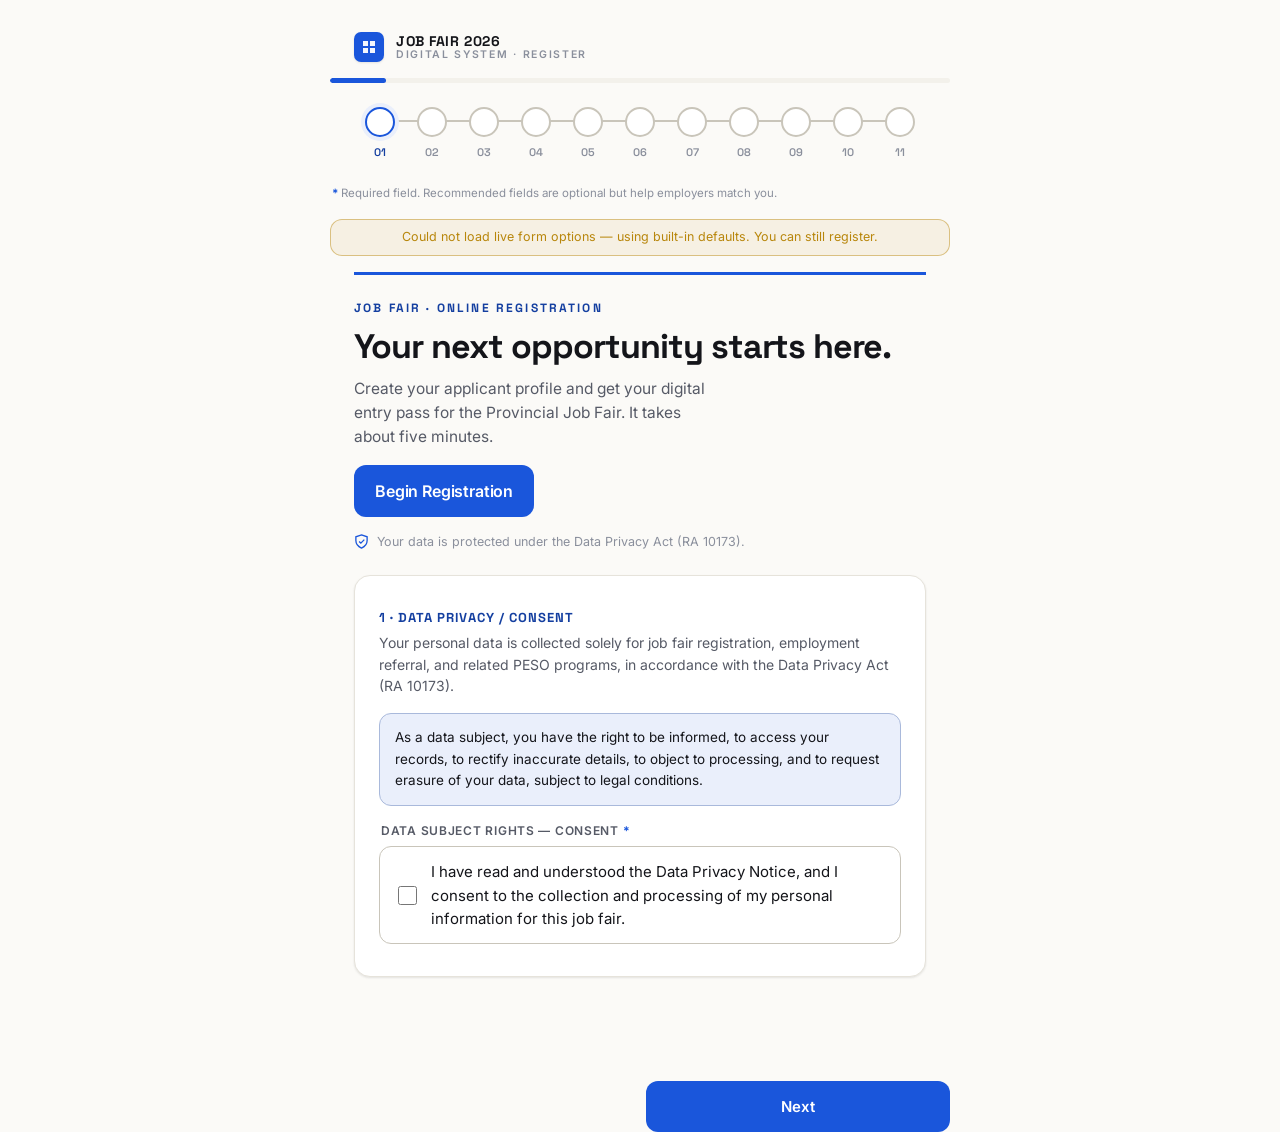
<file: index.html>
<!DOCTYPE html>
<html lang="en">
<head>
<meta charset="UTF-8">
<meta name="viewport" content="width=device-width, initial-scale=1">
<title>Job Fair 2026 — Jobseeker Registration</title>
<link rel="preconnect" href="https://fonts.googleapis.com">
<link rel="preconnect" href="https://fonts.gstatic.com" crossorigin>
<link href="https://fonts.googleapis.com/css2?family=Inter:wght@400;500;600;700&family=Space+Grotesk:wght@500;600;700&display=swap" rel="stylesheet">
<link rel="stylesheet" href="design-system.css">
<style>
  /* Page accent — REGISTER = BLUE */
  :root {
    --accent: #1A56DB;
    --accent-dark: #143FA0;
    --accent-soft: #EAEFFB;
    --accent-contrast: #FFFFFF;
  }

  /* Hero (step 1 only) */
  .hero {
    text-align: left; margin: 0 0 var(--s-5); padding-top: var(--s-2);
    border-top: 3px solid var(--accent); padding-top: var(--s-5);
  }
  .hero__eyebrow {
    font-family: var(--font-display); font-size: 12px; font-weight: 700;
    letter-spacing: 0.18em; text-transform: uppercase; color: var(--accent-dark);
    margin-bottom: var(--s-3);
  }
  .hero__title {
    font-size: 34px; line-height: 1.04; letter-spacing: -0.03em;
    margin-bottom: var(--s-3); color: var(--ink);
  }
  .hero__sub { font-size: 15.5px; color: var(--ink-soft); line-height: 1.55; margin-bottom: var(--s-4); max-width: 36ch; }
  .hero__cta { max-width: 320px; }
  .hero__note {
    display: flex; align-items: center; gap: 8px; margin-top: var(--s-4);
    font-size: 12.5px; color: var(--ink-faint); line-height: 1.45;
  }
  .hero__note svg { flex-shrink: 0; color: var(--accent); }

  /* Desktop stepper */
  .stepper { display: none; }
  @media (min-width: 768px) {
    .stepper {
      display: flex; align-items: center; gap: 0; margin: 0 auto var(--s-5);
      max-width: var(--maxw); padding: 0 var(--s-5); width: 100%;
    }
    .stepper .dot {
      flex: 1; display: flex; flex-direction: column; align-items: center; gap: 7px;
      font-family: var(--font-display); font-size: 11px; font-weight: 600;
      color: var(--ink-faint); position: relative;
    }
    .stepper .dot::before {
      content: ""; width: 26px; height: 26px; border-radius: 50%;
      background: var(--surface); border: 2px solid var(--line-strong);
      display: grid; place-items: center; font-size: 11px; color: var(--ink-faint);
      transition: all .2s ease; z-index: 1;
    }
    .stepper .dot::after {
      content: ""; position: absolute; top: 13px; left: 50%; width: 100%; height: 2px;
      background: var(--line-strong); z-index: 0;
    }
    .stepper .dot:last-child::after { display: none; }
    .stepper .dot.is-done::before { background: var(--accent); border-color: var(--accent); color: #fff; content: "✓"; }
    .stepper .dot.is-done::after { background: var(--accent); }
    .stepper .dot.is-current { color: var(--accent-dark); }
    .stepper .dot.is-current::before { border-color: var(--accent); color: var(--accent-dark); box-shadow: 0 0 0 4px var(--accent-soft); }
    .stepIndicator { display: none; }
  }

  .navBtns { display: flex; gap: 10px; max-width: var(--maxw); margin: var(--s-5) auto 0; }
  .navBtns button {
    flex: 1; font-family: var(--font-body); font-size: 15px; font-weight: 600;
    padding: 15px; border: none; border-radius: var(--r-md); cursor: pointer;
    transition: filter .15s ease, transform .1s ease; letter-spacing: -0.01em; min-height: var(--tap);
  }
  .navBtns button:active { transform: scale(.98); }
  .navBtns button:hover { filter: brightness(1.05); }
  #backBtn { background: var(--surface); color: var(--ink); border: 1px solid var(--line-strong) !important; }
  #nextBtn, #submitBtn { background: var(--accent); color: var(--accent-contrast); }
  .navBtns button[style*="flex:2"] { flex: 2; }

  .req-legend { font-size: 11.5px; color: var(--ink-faint); margin: 0 auto var(--s-4); max-width: var(--maxw); padding: 0 2px; }
  .req-legend b { color: var(--accent); }

  /* Honeypot — visually removed but present in the DOM so naive bots fill it */
  .hpField { position: absolute; left: -9999px; top: -9999px; width: 1px; height: 1px; overflow: hidden; }

  /* Live configuration notice (shown only when falling back / degraded) */
  .configNote {
    display: none; max-width: var(--maxw); margin: 0 auto var(--s-4);
    font-size: 12.5px; color: #b8860b; text-align: center; line-height: 1.5;
    padding: 8px 12px; border: 1px solid rgba(184,134,11,.45);
    border-radius: var(--r-md, 8px); background: rgba(184,134,11,.08);
  }
</style>
</head>
<body>

<div class="brandbar">
  <span class="brandbar__mark" aria-hidden="true">
    <svg width="16" height="16" viewBox="0 0 16 16"><path d="M2 2h5v5H2zM9 2h5v5H9zM2 9h5v5H2zM9 9h5v5H9z" fill="#fff" opacity=".95"/></svg>
  </span>
  <span class="brandbar__text">
    <span class="brandbar__title">Job Fair 2026</span>
    <span class="brandbar__sub">Digital System · Register</span>
  </span>
</div>

<header id="headerRow">
  <div class="stepIndicator">
    <span class="stepIndicator__count" id="pageIndicator">STEP 1 OF 11</span>
    <span class="stepIndicator__title" id="stepTitle"></span>
  </div>
  <div class="progressWrap" id="progressWrap"><div class="progressBar" id="progressBar"></div></div>
  <nav class="stepper" id="stepper" aria-label="Registration progress">
    <span class="dot">01</span><span class="dot">02</span><span class="dot">03</span><span class="dot">04</span><span class="dot">05</span><span class="dot">06</span><span class="dot">07</span><span class="dot">08</span><span class="dot">09</span><span class="dot">10</span><span class="dot">11</span>
  </nav>
  <p class="req-legend"><b>*</b> Required field. Recommended fields are optional but help employers match you.</p>
</header>

<p class="configNote" id="configNote" role="status" aria-live="polite"></p>

<main id="formShell" class="shell">
<form id="regForm" novalidate autocomplete="on">

  <div class="hpField" aria-hidden="true">
    <label for="website">Website</label>
    <input type="text" id="website" name="website" tabindex="-1" autocomplete="off">
  </div>

  <!-- 1 · DATA PRIVACY / CONSENT -->
  <section class="step active" id="step1">
    <div class="hero">
      <div class="hero__eyebrow">Job Fair · Online Registration</div>
      <h1 class="hero__title">Your next opportunity starts here.</h1>
      <p class="hero__sub">Create your applicant profile and get your digital entry pass for the Provincial Job Fair. It takes about five minutes.</p>
      <button type="button" class="btn btn--primary btn--lg hero__cta" onclick="document.getElementById('consentField').scrollIntoView({behavior:'smooth',block:'center'})">Begin Registration</button>
      <p class="hero__note">
        <svg width="15" height="15" viewBox="0 0 16 16" fill="none"><path d="M8 1l6 2v4c0 3.5-2.5 6.5-6 8-3.5-1.5-6-4.5-6-8V3l6-2z" stroke="currentColor" stroke-width="1.4"/><path d="M5.5 8l1.8 1.8L11 6" stroke="currentColor" stroke-width="1.4"/></svg>
        Your data is protected under the Data Privacy Act (RA 10173).
      </p>
    </div>
    <div class="card">
      <h3 class="sectionTitle">1 · Data Privacy / Consent</h3>
      <p class="sectionHint">Your personal data is collected solely for job fair registration, employment referral, and related PESO programs, in accordance with the Data Privacy Act (RA 10173).</p>
      <div class="hintBox">
        As a data subject, you have the right to be informed, to access your records, to rectify inaccurate details, to object to processing, and to request erasure of your data, subject to legal conditions.
      </div>
      <div class="field" id="consentField">
        <label class="fieldLabel req" for="privacyConsent">Data Subject Rights — Consent</label>
        <div class="optGroup">
          <label class="optRow" for="privacyConsent">
            <input type="checkbox" id="privacyConsent" name="privacyConsent">
            <span>I have read and understood the Data Privacy Notice, and I consent to the collection and processing of my personal information for this job fair.</span>
          </label>
        </div>
        <div class="fieldError" id="err-privacyConsent"></div>
      </div>
    </div>
  </section>

  <!-- 2 · INTERVIEW LOCATION -->
  <section class="step" id="step2">
    <div class="card">
      <h3 class="sectionTitle">2 · Interview Location</h3>
      <p class="sectionHint">Choose where you will attend your interview on the day of the job fair.</p>
      <div class="field">
        <label class="fieldLabel req" for="interviewLocation">Location for Interview:</label>
        <select class="inp" id="interviewLocation">
          <option value="" disabled selected>Select location...</option>
        </select>
        <div class="fieldError" id="err-interviewLocation"></div>
      </div>
    </div>
  </section>

  <!-- 3 · PERSONAL INFORMATION -->
  <section class="step" id="step3">
    <div class="card">
      <h3 class="sectionTitle">3 · Personal Information</h3>
      <p class="sectionHint">Enter your name exactly as it appears on your valid ID.</p>
      <div class="field">
        <label class="fieldLabel req" for="lastName">Last Name:</label>
        <input class="inp" type="text" id="lastName" autocomplete="family-name" maxlength="60">
        <div class="fieldError" id="err-lastName"></div>
      </div>
      <div class="field">
        <label class="fieldLabel req" for="firstName">First Name:</label>
        <input class="inp" type="text" id="firstName" autocomplete="given-name" maxlength="60">
        <div class="fieldError" id="err-firstName"></div>
      </div>
      <div class="field">
        <label class="fieldLabel" for="middleName">Middle Name:</label>
        <input class="inp" type="text" id="middleName" autocomplete="additional-name" maxlength="60">
      </div>
      <div class="field">
        <label class="fieldLabel req" for="birthdate">Birthdate:</label>
        <input class="inp" type="date" id="birthdate" autocomplete="bday">
        <div class="fieldError" id="err-birthdate"></div>
      </div>
      <div class="field">
        <label class="fieldLabel req" for="gender">Gender:</label>
        <select class="inp" id="gender">
          <option value="" disabled selected>Select gender...</option>
          <option value="Male">Male</option>
          <option value="Female">Female</option>
        </select>
        <div class="fieldError" id="err-gender"></div>
      </div>
      <div class="field">
        <label class="fieldLabel req" for="civilStatus">Civil Status:</label>
        <select class="inp" id="civilStatus">
          <option value="" disabled selected>Select civil status...</option>
          <option value="Single">Single</option>
          <option value="Married">Married</option>
          <option value="Widowed">Widowed</option>
          <option value="Separated">Separated</option>
          <option value="Annulled">Annulled</option>
        </select>
        <div class="fieldError" id="err-civilStatus"></div>
      </div>
    </div>
  </section>

  <!-- 4 · ADDRESS & CONTACT -->
  <section class="step" id="step4">
    <div class="card">
      <h3 class="sectionTitle">4 · Address</h3>
      <div class="field">
        <label class="fieldLabel req" for="barangay">Barangay:</label>
        <input class="inp" type="text" id="barangay" maxlength="80">
        <div class="fieldError" id="err-barangay"></div>
      </div>
      <div class="field">
        <label class="fieldLabel req" for="municipality">Municipality/City:</label>
        <input class="inp" type="text" id="municipality" maxlength="80">
        <div class="fieldError" id="err-municipality"></div>
      </div>
      <div class="field">
        <label class="fieldLabel req" for="province">Province:</label>
        <input class="inp" type="text" id="province" value="Cagayan" maxlength="80">
        <div class="fieldError" id="err-province"></div>
      </div>
    </div>
    <div class="card">
      <h3 class="sectionTitle">Contact Information</h3>
      <div class="field">
        <label class="fieldLabel req" for="contactNo">Contact No.:</label>
        <input class="inp" type="tel" id="contactNo" placeholder="09XXXXXXXXX" autocomplete="tel" inputmode="tel" maxlength="20">
        <div class="fieldError" id="err-contactNo"></div>
      </div>
      <div class="field">
        <label class="fieldLabel req" for="email">Email:</label>
        <input class="inp" type="email" id="email" placeholder="you@example.com" autocomplete="email" inputmode="email" maxlength="120">
        <div class="fieldError" id="err-email"></div>
      </div>
    </div>
  </section>

  <!-- 5 · EMPLOYMENT PREFERENCES -->
  <section class="step" id="step5">
    <div class="card">
      <h3 class="sectionTitle">5 · Jobseeker Classification &amp; Employment Preferences</h3>
      <div class="field">
        <span class="fieldLabel req">Are you a First-time Jobseeker?</span>
        <div class="optGroup" id="firstTimeGroup">
          <label class="optRow"><input type="radio" name="firstTime" value="Yes"><span>Yes</span></label>
          <label class="optRow"><input type="radio" name="firstTime" value="No"><span>No</span></label>
        </div>
        <div class="fieldError" id="err-firstTime"></div>
      </div>
      <div class="field">
        <span class="fieldLabel req">Employment Preference:</span>
        <div class="optGroup" id="empPrefGroup">
          <label class="optRow"><input type="checkbox" name="empPref" value="Local" id="prefLocal"><span>Local employment</span></label>
          <label class="optRow"><input type="checkbox" name="empPref" value="Overseas" id="prefOverseas"><span>Overseas employment</span></label>
        </div>
        <div class="fieldError" id="err-empPref"></div>
      </div>
      <div class="field condBlock" id="localPositionsBlock">
        <label class="fieldLabel" for="localPositions">Local Positions:<span class="recBadge" id="recLocal">Recommended</span></label>
        <input class="inp" type="text" id="localPositions" placeholder="e.g. Store Crew, Encoder, Driver" maxlength="150">
      </div>
      <div class="field condBlock" id="overseasBlock">
        <label class="fieldLabel" for="overseasOpportunities">Overseas Opportunities:<span class="recBadge" id="recOverseas">Recommended</span></label>
        <input class="inp" type="text" id="overseasOpportunities" placeholder="e.g. Factory Worker, Caregiver, Seafarer" maxlength="150">
      </div>
      <div class="field">
        <span class="fieldLabel">Returning OFW?</span>
        <div class="optGroup" id="returningOfwGroup">
          <label class="optRow"><input type="radio" name="returningOfw" value="Yes"><span>Yes</span></label>
          <label class="optRow"><input type="radio" name="returningOfw" value="No"><span>No</span></label>
        </div>
      </div>
      <div class="field">
        <span class="fieldLabel">Returning Worker (previously employed locally and seeking work again)</span>
        <div class="optGroup" id="returningWorkerGroup">
          <label class="optRow"><input type="radio" name="returningWorker" value="Yes"><span>Yes</span></label>
          <label class="optRow"><input type="radio" name="returningWorker" value="No"><span>No</span></label>
        </div>
      </div>
    </div>
  </section>

  <!-- 6 · EDUCATION -->
  <section class="step" id="step6">
    <div class="card">
      <h3 class="sectionTitle">6 · Education</h3>
      <div class="field">
        <label class="fieldLabel req" for="education">What is your highest educational attainment?</label>
        <select class="inp" id="education">
          <option value="" disabled selected>Select attainment...</option>
          <option value="No Formal Education">No Formal Education</option>
          <option value="Elementary Level">Elementary Level</option>
          <option value="Elementary Graduate">Elementary Graduate</option>
          <option value="High School Level">High School Level</option>
          <option value="High School Graduate">High School Graduate</option>
          <option value="Senior High School Level">Senior High School Level</option>
          <option value="Senior High School Graduate">Senior High School Graduate</option>
          <option value="Vocational / Technical Course">Vocational / Technical Course</option>
          <option value="College Level">College Level</option>
          <option value="College Graduate">College Graduate</option>
          <option value="Post Graduate Level">Post Graduate Level</option>
          <option value="Post Graduate">Post Graduate</option>
        </select>
        <div class="fieldError" id="err-education"></div>
      </div>
      <div class="field">
        <label class="fieldLabel" for="degreeCourse">What is the highest degree, course, program, or strand you have enrolled in or attended?</label>
        <input class="inp" type="text" id="degreeCourse" placeholder="e.g. BS Information Technology, TVL-Home Economics" maxlength="150">
      </div>
    </div>
  </section>

  <!-- 7 · WORK EXPERIENCE AND SKILLS -->
  <section class="step" id="step7">
    <div class="card">
      <h3 class="sectionTitle">7 · Work Experience and Skills</h3>
      <p class="sectionHint">Optional, but employers use these to match you with vacancies.</p>
      <div class="field">
        <label class="fieldLabel" for="workExperience">What are your related work experiences?</label>
        <textarea class="inp" id="workExperience" maxlength="600" placeholder="List jobs, OJT, internships, or freelance work (company, position, dates)"></textarea>
      </div>
      <div class="field">
        <label class="fieldLabel" for="skillsCerts">What related skills, trainings, or certificates do you possess?</label>
        <textarea class="inp" id="skillsCerts" maxlength="600" placeholder="e.g. NC II holder, computer literacy, driving, baking, sewing"></textarea>
      </div>
    </div>
  </section>

  <!-- 8 · PESO ASSISTANCE PROGRAMS -->
  <section class="step" id="step8">
    <div class="card">
      <h3 class="sectionTitle">8 · PESO Assistance Programs</h3>
      <p class="sectionHint">Which additional PESO assistance programs would you like to enroll in?</p>
      <div class="optGroup" id="pesoGroup">
        <label class="optRow"><input type="checkbox" name="pesoPrograms" value="Job Referral and Placement"><span>Job Referral and Placement</span></label>
        <label class="optRow"><input type="checkbox" name="pesoPrograms" value="Special Program for Employment of Students (SPES)"><span>Special Program for Employment of Students (SPES)</span></label>
        <label class="optRow"><input type="checkbox" name="pesoPrograms" value="Government Internship Program (GIP)"><span>Government Internship Program (GIP)</span></label>
        <label class="optRow"><input type="checkbox" name="pesoPrograms" value="JobStart Philippines Program"><span>JobStart Philippines Program</span></label>
        <label class="optRow"><input type="checkbox" name="pesoPrograms" value="TESDA Skills Training / Scholarship"><span>TESDA Skills Training / Scholarship</span></label>
        <label class="optRow"><input type="checkbox" name="pesoPrograms" value="Pre-Employment Counseling / Career Guidance"><span>Pre-Employment Counseling / Career Guidance</span></label>
        <label class="optRow"><input type="checkbox" name="pesoPrograms" value="Livelihood / Self-Employment Assistance"><span>Livelihood / Self-Employment Assistance</span></label>
        <label class="optRow"><input type="checkbox" name="pesoPrograms" value="None" id="pesoNone"><span>None for now</span></label>
      </div>
      <div class="field" style="margin-top:16px">
        <span class="fieldLabel">Interested in Skills Training?</span>
        <div class="optGroup" id="trainingGroup">
          <label class="optRow"><input type="radio" name="skillsTraining" value="Yes"><span>Yes</span></label>
          <label class="optRow"><input type="radio" name="skillsTraining" value="No"><span>No</span></label>
        </div>
      </div>
      <div class="condBlock" id="trainingProgramBlock">
        <div class="field" style="margin-top:14px;margin-bottom:0">
          <label class="fieldLabel" for="trainingProgram">If yes, please indicate your preferred training program.</label>
          <input class="inp" type="text" id="trainingProgram" placeholder="e.g. Cookery NC II, Welding, Barista" maxlength="150">
        </div>
      </div>
    </div>
  </section>

  <!-- 9 · DISABILITY INFORMATION -->
  <section class="step" id="step9">
    <div class="card">
      <h3 class="sectionTitle">9 · Disability Information</h3>
      <p class="sectionHint">This helps PESO provide appropriate assistance. Answering honestly will not disqualify you.</p>
      <div class="field">
        <span class="fieldLabel req">Do you have a disability?</span>
        <div class="optGroup" id="disabilityGroup">
          <label class="optRow"><input type="radio" name="disability" value="Yes"><span>Yes</span></label>
          <label class="optRow"><input type="radio" name="disability" value="No"><span>No</span></label>
        </div>
        <div class="fieldError" id="err-disability"></div>
      </div>
      <div class="condBlock" id="pwdDetailsBlock">
        <div class="field">
          <label class="fieldLabel req" for="disabilityType">Type of Disability:</label>
          <input class="inp" type="text" id="disabilityType" list="disabilityTypes" maxlength="100">
          <datalist id="disabilityTypes">
            <option value="Visual"></option>
            <option value="Hearing"></option>
            <option value="Speech"></option>
            <option value="Physical / Orthopedic"></option>
            <option value="Intellectual"></option>
            <option value="Psychosocial"></option>
            <option value="Learning"></option>
          </datalist>
          <div class="fieldError" id="err-disabilityType"></div>
        </div>
        <div class="field">
          <label class="fieldLabel" for="pwdIdFile">Kindly upload a copy of your PWD ID. (optional)</label>
          <input class="inp" type="file" id="pwdIdFile" accept=".jpg,.jpeg,.png,.pdf">
          <div class="fileChip" id="pwdIdChip"><span id="pwdIdChipText"></span><button type="button" onclick="clearFile('pwdId')">Remove</button></div>
          <div class="fieldError" id="err-pwdIdFile"></div>
        </div>
      </div>
    </div>
  </section>

  <!-- 10 · DOCUMENTS -->
  <section class="step" id="step10">
    <div class="card">
      <h3 class="sectionTitle">10 · Documents</h3>
      <p class="sectionHint">Kindly upload a copy of your resume. PDF, DOC, or DOCX up to 5 MB. Optional but strongly encouraged.</p>
      <div class="field">
        <input class="inp" type="file" id="resumeFile" accept=".pdf,.doc,.docx">
        <div class="fileChip" id="resumeChip"><span id="resumeChipText"></span><button type="button" onclick="clearFile('resume')">Remove</button></div>
        <div class="fieldError" id="err-resumeFile"></div>
      </div>
    </div>
  </section>

  <!-- 11 · REVIEW AND SUBMIT -->
  <section class="step" id="step11">
    <div class="banner" id="submitBanner"></div>
    <div class="card">
      <h3 class="sectionTitle">11 · Review and Submit</h3>
      <p class="sectionHint">Please check your information before submitting. Tap Edit to make changes.</p>
      <div id="reviewList"></div>
    </div>
    <div class="navBtns">
      <button type="button" id="submitBtn" style="flex:2">Submit Registration</button>
    </div>
  </section>

</form>
</main>

<!-- SUCCESS -->
<section id="successPanel" class="shell">
  <div class="successIcon">
    <svg width="30" height="30" viewBox="0 0 24 24" fill="none"><path d="M5 12.5l4.5 4.5L19 7.5" stroke="currentColor" stroke-width="2.4" stroke-linecap="round" stroke-linejoin="round"/></svg>
  </div>
  <h2 class="successTitle">Registration Complete</h2>
  <p class="successSub">Your applicant record has been created.</p>
  <div class="refBox">
    <div class="refBoxLabel">Reference</div>
    <div class="refBoxValue" id="refNoOut"></div>
  </div>
  <p class="uidLine" id="uidOut"></p>
  <div class="infoCard" id="successInfo"></div>
  <p class="emailNote" id="emailNote"></p>
  <button class="againBtn" onclick="window.location.reload()">Register Another Applicant</button>
</section>

<!-- DUPLICATE -->
<section id="dupPanel" class="shell">
  <div class="successIcon dupIcon">
    <svg width="30" height="30" viewBox="0 0 24 24" fill="none"><path d="M12 3l9 16H3L12 3z" stroke="currentColor" stroke-width="2" stroke-linejoin="round"/><path d="M12 10v4" stroke="currentColor" stroke-width="2" stroke-linecap="round"/><circle cx="12" cy="17" r="1.1" fill="currentColor"/></svg>
  </div>
  <h2 class="successTitle">Already Registered</h2>
  <p class="successSub" id="dupMessage">We found an existing registration with these details.</p>
  <div class="refBox">
    <div class="refBoxLabel">Your Reference ID</div>
    <div class="refBoxValue" id="dupRefNoOut"></div>
  </div>
  <p class="uidLine" id="dupUidOut"></p>
  <div class="infoCard">If this was not you, or if your details have changed, please approach the registration desk for assistance. Do not submit again with the same email address.</div>
  <button class="againBtn" onclick="window.location.reload()">Go Back to Form</button>
</section>

<nav class="navBtns" id="navBar">
  <button type="button" id="backBtn" style="visibility:hidden">Back</button>
  <button type="button" id="nextBtn">Next</button>
</nav>

<script src="api.js"></script>
<script>
(function () {
  var TOTAL_STEPS = 11;

  var H = {
    peso: 'Which additional PESO assistance programs would you like to enroll in?',
    privacy: 'Data Subject Rights',
    location: 'Location for Interview:',
    firstTime: 'Are you a First-time Jobseeker?',
    empPref: 'Employment Preference:',
    last: 'Last Name:',
    first: 'First Name:',
    middle: 'Middle Name:',
    birthdate: 'Birthdate:',
    gender: 'Gender:',
    civil: 'Civil Status:',
    barangay: 'Barangay:',
    muni: 'Municipality/City:',
    province: 'Province:',
    contact: 'Contact No.:',
    email: 'Email:',
    ofw: 'Returning OFW?',
    worker: 'Returning Worker',
    training: 'Interested in Skills Training?',
    trainProg: 'If yes, please indicate your preferred training program.',
    resume: 'Kindly upload a copy of your resume.',
    disability: 'Do you have a disability?',
    disType: 'Type of Disability:',
    pwdId: 'Kindly upload a copy of your PWD ID.',
    localPos: 'Local Positions:',
    overseas: 'Overseas Opportunities:',
    edu: 'What is your highest educational attainment?',
    degree: 'What is the highest degree, course, program, or strand you have enrolled in or attended?',
    experience: 'What are your related work experiences?',
    skills: 'What related skills, trainings, or certificates do you possess?'
  };

  var $ = function (id) { return document.getElementById(id); };
  var steps = [];
  for (var i = 1; i <= TOTAL_STEPS; i++) steps.push($('step' + i));
  var cur = 1;
  var fileStore = { resume: null, pwdId: null };

  var CFG = window.REGISTRATION_API.CONFIG;
  var locSel = $('interviewLocation');
  CFG.INTERVIEW_LOCATIONS.forEach(function (loc) {
    var o = document.createElement('option');
    o.value = loc; o.textContent = loc;
    locSel.appendChild(o);
  });
  $('birthdate').max = new Date().toISOString().slice(0, 10);

  function val(id) { return String($(id).value || '').trim(); }
  function radioVal(name) {
    var el = document.querySelector('input[name="' + name + '"]:checked');
    return el ? el.value : '';
  }
  function checksVal(name) {
    return Array.prototype.map.call(
      document.querySelectorAll('input[name="' + name + '"]:checked'),
      function (c) { return c.value; }
    );
  }

  /* ── Navigation ── */
  function showStep(n) {
    steps.forEach(function (s, idx) { s.classList.toggle('active', idx === n - 1); });
    cur = n;
    var sec = steps[n - 1];
    var titleEl = sec.querySelector('.sectionTitle');
    var raw = titleEl ? titleEl.textContent.replace(/^\d+\s*·\s*/, '') : '';
    $('pageIndicator').textContent = 'STEP ' + n + ' OF ' + TOTAL_STEPS;
    $('stepTitle').textContent = raw;
    $('progressBar').style.width = Math.round((n / TOTAL_STEPS) * 100) + '%';
    updateStepper(n);
    $('backBtn').style.visibility = n === 1 ? 'hidden' : 'visible';
    $('nextBtn').style.display = n === TOTAL_STEPS ? 'none' : 'block';
    if (n === TOTAL_STEPS) buildReview();
    window.scrollTo({ top: 0, behavior: 'smooth' });
  }

  function updateStepper(n) {
    var dots = document.querySelectorAll('#stepper .dot');
    dots.forEach(function (d, i) {
      d.classList.toggle('is-current', i === n - 1);
      d.classList.toggle('is-done', i < n - 1);
    });
  }

  $('backBtn').addEventListener('click', function () {
    clearStepErrors(cur);
    if (cur > 1) showStep(cur - 1);
  });

  $('nextBtn').addEventListener('click', function () {
    var errs = validateStep(cur);
    if (errs.length) { renderErrors(errs); return; }
    clearStepErrors(cur);
    showStep(cur + 1);
  });

  /* ── Validation ── */
  function bad(el, msg) { return { el: el, msg: msg }; }
  function fieldEl(id) { return $(id); }

  function validateStep(n) {
    var errs = [];
    if (n === 1 && !$('privacyConsent').checked) {
      errs.push(bad($('privacyConsent'), 'You must consent before you can register.'));
    }
    if (n === 2 && !val('interviewLocation')) {
      errs.push(bad(fieldEl('interviewLocation'), 'Please select your interview location.'));
    }
    if (n === 3) {
      if (!val('lastName')) errs.push(bad(fieldEl('lastName'), 'Please enter your last name.'));
      if (!val('firstName')) errs.push(bad(fieldEl('firstName'), 'Please enter your first name.'));
      var bd = val('birthdate');
      if (!bd) errs.push(bad(fieldEl('birthdate'), 'Please enter your birthdate.'));
      else if (new Date(bd) > new Date()) errs.push(bad(fieldEl('birthdate'), 'Birthdate cannot be in the future.'));
      if (!val('gender')) errs.push(bad(fieldEl('gender'), 'Please select your gender.'));
      if (!val('civilStatus')) errs.push(bad(fieldEl('civilStatus'), 'Please select your civil status.'));
    }
    if (n === 4) {
      if (!val('barangay')) errs.push(bad(fieldEl('barangay'), 'Please enter your barangay.'));
      if (!val('municipality')) errs.push(bad(fieldEl('municipality'), 'Please enter your municipality/city.'));
      if (!val('province')) errs.push(bad(fieldEl('province'), 'Please enter your province.'));
      if (!isValidPhone(val('contactNo'))) errs.push(bad(fieldEl('contactNo'), 'Please enter a valid contact number (e.g. 09123456789).'));
      if (!isValidEmail(val('email'))) errs.push(bad(fieldEl('email'), 'Please enter a valid email address.'));
    }
    if (n === 5) {
      if (!radioVal('firstTime')) errs.push(bad($('firstTimeGroup'), 'Please choose Yes or No.'));
      if (!checksVal('empPref').length) errs.push(bad(document.querySelector('input[name="empPref"]').closest('.optGroup'), 'Select at least one employment preference.'));
    }
    if (n === 6 && !val('education')) {
      errs.push(bad(fieldEl('education'), 'Please select your highest educational attainment.'));
    }
    if (n === 9) {
      if (!radioVal('disability')) errs.push(bad($('disabilityGroup'), 'Please answer this question.'));
      if (radioVal('disability') === 'Yes' && !val('disabilityType')) {
        errs.push(bad(fieldEl('disabilityType'), 'Please indicate the type of disability.'));
      }
    }
    return errs;
  }

  function isValidEmail(v) { return /^[^\s@]+@[^\s@]+\.[^\s@]+$/.test(v); }
  function isValidPhone(v) {
    if (!/^[0-9+\-\s()]{7,20}$/.test(v)) return false;
    var digits = v.replace(/[^0-9]/g, '');
    return digits.length >= 9 && digits.length <= 13;
  }

  function renderErrors(errs) {
    errs.forEach(function (e) {
      var target = (e.el.type === 'checkbox' || e.el.type === 'radio')
        ? e.el.closest('.optGroup')
        : e.el;
      if (!target) target = e.el;
      target.classList.add('invalid');
      var errBox = findErrBox(e.el);
      if (errBox) { errBox.textContent = e.msg; errBox.style.display = 'block'; }
    });
    var first = errs[0].el.closest('.card') || errs[0].el;
    first.scrollIntoView({ behavior: 'smooth', block: 'center' });
    try { errs[0].el.focus({ preventScroll: true }); } catch (e) {}
  }

  function findErrBox(el) {
    if (!el.name && !el.id) return null;
    var key = el.name === 'empPref' ? 'empPref'
      : el.name === 'firstTime' ? 'firstTime'
      : el.name === 'disability' ? 'disability'
      : el.id === 'privacyConsent' ? 'privacyConsent'
      : el.id;
    return $('err-' + key);
  }

  function clearStepErrors(n) {
    var sec = steps[n - 1];
    sec.querySelectorAll('.invalid').forEach(function (el) { el.classList.remove('invalid'); });
    sec.querySelectorAll('.fieldError').forEach(function (el) { el.style.display = 'none'; });
  }

  /* ── Conditional logic (delegated at form level so dynamically loaded
        choices from the Form Choices configuration work identically) ── */
  function empPrefChecked(value) {
    var el = document.querySelector('input[name="empPref"][value="' + value + '"]');
    return !!(el && el.checked);
  }

  function updateConditionals() {
    $('trainingProgramBlock').classList.toggle('on', radioVal('skillsTraining') === 'Yes');
    $('pwdDetailsBlock').classList.toggle('on', radioVal('disability') === 'Yes');
    var localOn = empPrefChecked('Local');
    var overseasOn = empPrefChecked('Overseas');
    $('localPositionsBlock').classList.toggle('on', localOn);
    $('overseasBlock').classList.toggle('on', overseasOn);
    $('recLocal').classList.toggle('on', localOn);
    $('recOverseas').classList.toggle('on', overseasOn);
  }

  document.getElementById('regForm').addEventListener('change', function (e) {
    var t = e.target;
    if (!t.name) return;
    if (t.name === 'skillsTraining' || t.name === 'disability' || t.name === 'empPref') {
      updateConditionals();
    }
    if (t.name === 'pesoPrograms') {
      // "None" exclusivity — value-based, independent of which programs exist
      if (t.value === 'None' && t.checked) {
        document.querySelectorAll('input[name="pesoPrograms"]').forEach(function (c) {
          if (c.value !== 'None') c.checked = false;
        });
      } else if (t.checked) {
        var noneOpt = document.querySelector('input[name="pesoPrograms"][value="None"]');
        if (noneOpt) noneOpt.checked = false;
      }
    }
  });

  /* ── File uploads ── */
  var FILE_RULES = {
    resume: { extensions: ['pdf', 'doc', 'docx'], label: 'Resume must be a PDF, DOC, or DOCX file.' },
    pwdId: { extensions: ['jpg', 'jpeg', 'png', 'pdf'], label: 'PWD ID must be a JPG, PNG, or PDF file.' }
  };

  ['resumeFile', 'pwdIdFile'].forEach(function (inputId) {
    $(inputId).addEventListener('change', function () { handleFileChange(inputId.slice(0, -4), this); });
  });

  function handleFileChange(kind, input) {
    var rule = FILE_RULES[kind];
    var errBox = $('err-' + kind + 'File');
    errBox.style.display = 'none';
    var chip = $(kind + 'Chip');
    var f = input.files[0];
    if (!f) { fileStore[kind] = null; chip.classList.remove('on'); return; }
    var ext = f.name.split('.').pop().toLowerCase();
    if (rule.extensions.indexOf(ext) === -1) {
      showFileError(errBox, rule.label);
      input.value = ''; fileStore[kind] = null; chip.classList.remove('on');
      return;
    }
    if (f.size > CFG.MAX_FILE_MB * 1024 * 1024) {
      showFileError(errBox, 'File is too large. Maximum size is ' + CFG.MAX_FILE_MB + ' MB.');
      input.value = ''; fileStore[kind] = null; chip.classList.remove('on');
      return;
    }
    fileStore[kind] = f;
    $(kind + 'ChipText').textContent = f.name + ' (' + formatSize(f.size) + ')';
    chip.classList.add('on');
  }

  function showFileError(box, msg) { box.textContent = msg; box.style.display = 'block'; }
  function formatSize(bytes) {
    return bytes > 1024 * 1024 ? (bytes / 1048576).toFixed(1) + ' MB' : Math.round(bytes / 1024) + ' KB';
  }
  window.clearFile = function (kind) {
    fileStore[kind] = null;
    $(kind + 'File').value = '';
    $(kind + 'Chip').classList.remove('on');
  };

  /* ── Collect fields → canonical sheet headers ── */
  function collectFields() {
    var f = {};
    f[H.peso] = checksVal('pesoPrograms').join('; ');
    f[H.privacy] = $('privacyConsent').checked ? 'Consented' : '';
    f[H.location] = val('interviewLocation');
    f[H.firstTime] = radioVal('firstTime');
    f[H.empPref] = checksVal('empPref').join(', ');
    f[H.last] = val('lastName');
    f[H.first] = val('firstName');
    f[H.middle] = val('middleName');
    f[H.birthdate] = val('birthdate');
    f[H.gender] = val('gender');
    f[H.civil] = val('civilStatus');
    f[H.barangay] = val('barangay');
    f[H.muni] = val('municipality');
    f[H.province] = val('province');
    f[H.contact] = val('contactNo');
    f[H.email] = val('email');
    f[H.ofw] = radioVal('returningOfw');
    f[H.worker] = radioVal('returningWorker');
    f[H.training] = radioVal('skillsTraining');
    f[H.trainProg] = radioVal('skillsTraining') === 'Yes' ? val('trainingProgram') : '';
    f[H.disability] = radioVal('disability');
    f[H.disType] = radioVal('disability') === 'Yes' ? val('disabilityType') : '';
    f[H.localPos] = val('localPositions');
    f[H.overseas] = val('overseasOpportunities');
    f[H.edu] = val('education');
    f[H.degree] = val('degreeCourse');
    f[H.experience] = val('workExperience');
    f[H.skills] = val('skillsCerts');
    return f;
  }

  /* ── Review step ── */
  function escapeHtml(str) {
    var div = document.createElement('div');
    div.textContent = str == null ? '' : String(str);
    return div.innerHTML;
  }

  var REVIEW_ORDER = [
    [H.location, 2], [H.last, 3], [H.first, 3], [H.middle, 3], [H.birthdate, 3],
    [H.gender, 3], [H.civil, 3], [H.barangay, 4], [H.muni, 4], [H.province, 4],
    [H.contact, 4], [H.email, 4], [H.firstTime, 5], [H.empPref, 5], [H.localPos, 5],
    [H.overseas, 5], [H.ofw, 5], [H.worker, 5], [H.edu, 6], [H.degree, 6],
    [H.experience, 7], [H.skills, 7], [H.peso, 8], [H.training, 8], [H.trainProg, 8],
    [H.disability, 9], [H.disType, 9], [H.privacy, 1]
  ];

  function buildReview() {
    var f = collectFields();
    var html = '';
    REVIEW_ORDER.forEach(function (pair) {
      var v = f[pair[0]];
      html += '<div class="reviewRow">'
        + '<span class="reviewLabel">' + escapeHtml(pair[0]) + '</span>'
        + '<span class="reviewValue">' + (v ? escapeHtml(v) : '<span class="reviewEmpty">—</span>') + '</span>'
        + '<button type="button" class="editLink" data-step="' + pair[1] + '">Edit</button>'
        + '</div>';
    });
    html += '<div class="reviewRow">'
      + '<span class="reviewLabel">' + H.resume + '</span>'
      + '<span class="reviewValue">' + (fileStore.resume ? escapeHtml(fileStore.resume.name) : '<span class="reviewEmpty">Not attached</span>') + '</span>'
      + '<button type="button" class="editLink" data-step="10">Edit</button>'
      + '</div>';
    html += '<div class="reviewRow">'
      + '<span class="reviewLabel">' + H.pwdId + '</span>'
      + '<span class="reviewValue">' + (radioVal('disability') === 'Yes' ? (fileStore.pwdId ? escapeHtml(fileStore.pwdId.name) : '<span class="reviewEmpty">Not attached</span>') : '<span class="reviewEmpty">N/A</span>') + '</span>'
      + '<button type="button" class="editLink" data-step="9">Edit</button>'
      + '</div>';
    $('reviewList').innerHTML = html;
    $('reviewList').querySelectorAll('.editLink').forEach(function (btn) {
      btn.addEventListener('click', function () { showStep(parseInt(btn.dataset.step, 10)); });
    });
  }

  /* ── Submit ── */
  var submitting = false;
  $('submitBtn').addEventListener('click', function () {
    if (submitting) return;
    $('submitBanner').classList.remove('on');

    for (var n = 1; n <= TOTAL_STEPS; n++) {
      var errs = validateStep(n);
      if (errs.length) {
        showStep(n);
        renderErrors(errs);
        return;
      }
    }

    submitting = true;
    var btn = this;
    btn.disabled = true;
    btn.textContent = 'Submitting...';

    var fields = collectFields();

    window.REGISTRATION_API.submitApplicant(
      fields,
      { resume: fileStore.resume, pwdId: fileStore.pwdId },
      { honeypot: val('website') }
    )
      .then(function (result) {
        if (result.duplicate) {
          showDuplicate(result, fields[H.email]);
        } else {
          showSuccess(result, fields);
        }
      })
      .catch(function (err) {
        console.error(err);
        var banner = $('submitBanner');
        banner.textContent = (err && err.userMessage)
          ? err.userMessage
          : 'We could not submit your registration. Please try again.';
        banner.classList.add('on');
        btn.disabled = false;
        btn.textContent = 'Submit Registration';
        submitting = false;
        window.scrollTo({ top: 0, behavior: 'smooth' });
      });
  });

  function showSuccess(result, fields) {
    $('formShell').style.display = 'none';
    $('navBar').style.display = 'none';
    $('headerRow').style.display = 'none';
    $('progressWrap').style.display = 'none';
    $('refNoOut').textContent = result.referenceNo || result.uniqueId;
    $('uidOut').textContent = 'Unique ID: ' + result.uniqueId;
    $('successInfo').innerHTML =
      '<b>' + escapeHtml(fields[H.first]) + ' ' + escapeHtml(fields[H.last]) + '</b><br>'
      + '<b>Interview location:</b> ' + escapeHtml(fields[H.location]) + '<br><br>'
      + 'Please keep this reference ID and present it during check-in at the job fair. You may screenshot this screen.';
    $('emailNote').textContent = result.emailSent
      ? 'A confirmation email with your QR entry pass has been sent to ' + fields[H.email] + '.'
      : 'No confirmation email has been sent yet. Please keep a copy of your reference ID.';
    $('successPanel').style.display = 'block';
    window.scrollTo({ top: 0 });
  }

  function showDuplicate(result, email) {
    $('formShell').style.display = 'none';
    $('navBar').style.display = 'none';
    $('headerRow').style.display = 'none';
    $('progressWrap').style.display = 'none';
    $('dupUidOut').textContent = 'Registered to: ' + email;
    $('dupRefNoOut').textContent = result.referenceNo || 'See registration desk';
    $('dupPanel').style.display = 'block';
    window.scrollTo({ top: 0 });
  }

  /* ── Managed choices (loaded live from the Form Choices configuration) ── */
  function showConfigNote(msg) {
    var el = $('configNote');
    if (!el) return;
    el.textContent = msg;
    el.style.display = 'block';
  }

  function fillSelect(id, options) {
    var sel = $(id);
    if (!sel || !options || !options.length) return false;
    var placeholder = sel.querySelector('option[value=""]');
    sel.innerHTML = '';
    if (placeholder) sel.appendChild(placeholder);
    options.forEach(function (opt) {
      var o = document.createElement('option');
      o.value = opt.value; o.textContent = opt.label;
      sel.appendChild(o);
    });
    return true;
  }

  function applyChoiceGroup(containerId, type, name, options, idForValue) {
    var container = $(containerId);
    if (!container || !options || !options.length) return false;
    container.innerHTML = '';
    options.forEach(function (opt) {
      var lab = document.createElement('label');
      lab.className = 'optRow';
      var input = document.createElement('input');
      input.type = type; input.name = name; input.value = opt.value;
      var generatedId = idForValue ? idForValue(opt.value) : null;
      if (generatedId) input.id = generatedId;
      var span = document.createElement('span');
      span.textContent = opt.label;
      lab.appendChild(input); lab.appendChild(span);
      container.appendChild(lab);
    });
    return true;
  }

  function applyFormChoices(choices) {
    if (!choices) return 0;
    var count = 0;
    if (fillSelect('gender', choices.gender)) count++;
    if (fillSelect('civilStatus', choices.civilStatus)) count++;
    if (fillSelect('interviewLocation', choices.interviewLocation)) count++;
    if (fillSelect('education', choices.education)) count++;
    if (applyChoiceGroup('firstTimeGroup', 'radio', 'firstTime', choices.firstTime)) count++;
    if (applyChoiceGroup('returningOfwGroup', 'radio', 'returningOfw', choices.returningOfw)) count++;
    if (applyChoiceGroup('returningWorkerGroup', 'radio', 'returningWorker', choices.returningWorker)) count++;
    if (applyChoiceGroup('trainingGroup', 'radio', 'skillsTraining', choices.skillsTraining)) count++;
    if (applyChoiceGroup('disabilityGroup', 'radio', 'disability', choices.disability)) count++;
    if (applyChoiceGroup('empPrefGroup', 'checkbox', 'empPref', choices.empPref)) count++;
    // "None" keeps its element id so legacy references stay harmless
    if (applyChoiceGroup('pesoGroup', 'checkbox', 'pesoPrograms', choices.pesoPrograms,
        function (v) { return v === 'None' ? 'pesoNone' : null; })) count++;
    updateConditionals();
    return count;
  }

  function loadFormChoices() {
    if (!window.REGISTRATION_API || typeof window.REGISTRATION_API.fetchFormChoices !== 'function') return;
    window.REGISTRATION_API.fetchFormChoices(function (res) {
      if (res && res.status === 'success' && res.choices) {
        var applied = applyFormChoices(res.choices);
        if (applied === 0) {
          showConfigNote('Live configuration returned no options — using built-in defaults.');
        } else if (res.degraded) {
          showConfigNote('Live configuration is unavailable right now — using built-in defaults.');
        }
      } else {
        showConfigNote('Could not load live form options — using built-in defaults. You can still register.');
      }
    });
  }

  updateConditionals();
  updateStepper(1);
  loadFormChoices();
})();
</script>
</body>
</html>
</file>
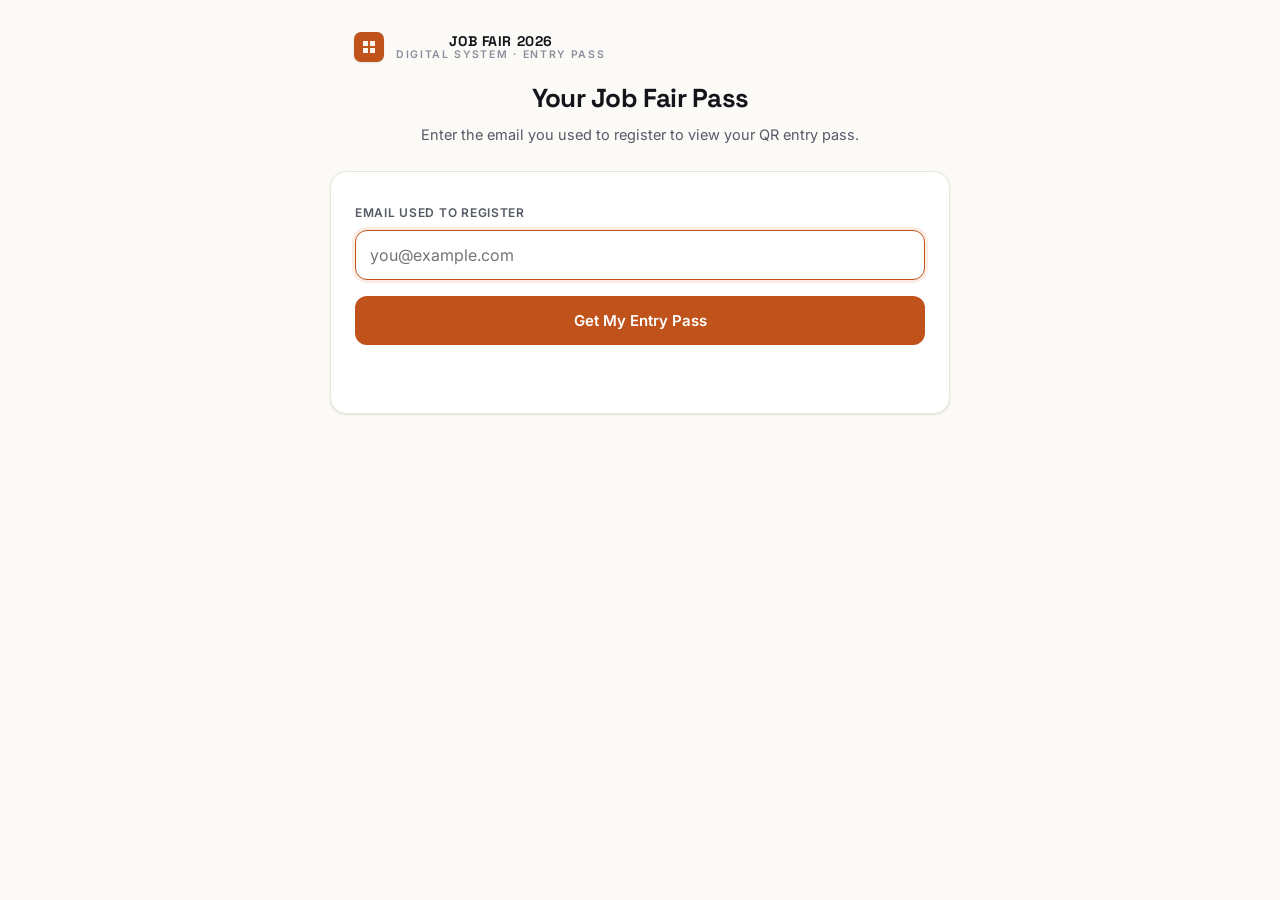
<file: ticket.html>
<!DOCTYPE html>
<html lang="en">
<head>
<meta charset="UTF-8">
<meta name="viewport" content="width=device-width, initial-scale=1">
<title>Job Fair 2026 — Entry Pass</title>
<link rel="preconnect" href="https://fonts.googleapis.com">
<link rel="preconnect" href="https://fonts.gstatic.com" crossorigin>
<link href="https://fonts.googleapis.com/css2?family=Inter:wght@400;500;600;700&family=Space+Grotesk:wght@500;600;700&display=swap" rel="stylesheet">
<link rel="stylesheet" href="design-system.css">
<style>
  /* Page accent — TICKET = ORANGE */
  :root {
    --accent: #C0531C;
    --accent-dark: #9A3F10;
    --accent-soft: #FBEDE3;
    --accent-contrast: #FFFFFF;
  }

  body { text-align: center; min-height: 100vh; }

  .lead { max-width: var(--maxw); margin: 0 auto; padding: 0 var(--s-4); }
  .lead h1 {
    font-size: 26px; letter-spacing: -0.03em; margin: 0 0 6px; color: var(--ink);
  }
  .lead .subtitle { color: var(--ink-soft); font-size: 14.5px; margin: 0 0 var(--s-5); }

  /* Lookup card */
  #lookupCard {
    background: var(--surface); border: 1px solid var(--line);
    border-radius: var(--r-lg); max-width: var(--maxw); margin: 0 auto;
    padding: var(--s-6) var(--s-5); text-align: left; box-shadow: var(--shadow-sm);
  }
  #lookupCard label {
    display: block; text-align: left; font-size: 12px; font-weight: 600;
    color: var(--ink-soft); text-transform: uppercase; letter-spacing: 0.06em; margin-bottom: 8px;
  }
  #lookupCard input[type=email] {
    width: 100%; padding: 14px; font-size: 16px; font-family: var(--font-body);
    border-radius: var(--r-md); border: 1px solid var(--line-strong);
    background: var(--surface); color: var(--ink); margin-bottom: var(--s-4);
  }
  #lookupCard input[type=email]:focus { border-color: var(--accent); box-shadow: 0 0 0 3px var(--accent-soft); outline: none; }
  #lookupCard button {
    width: 100%; padding: 15px; font-size: 15px; font-weight: 600; color: var(--accent-contrast);
    background: var(--accent); border: none; border-radius: var(--r-md); cursor: pointer; font-family: inherit;
    min-height: var(--tap);
  }
  #lookupCard button:hover { background: var(--accent-dark); }
  #lookupCard button:disabled { opacity: 0.6; cursor: wait; }

  #msg { margin-top: var(--s-4); font-size: 14px; min-height: 20px; color: var(--ink-soft); }

  /* ── The Entry Pass ── */
  #ticket { display: none; max-width: var(--maxw); margin: 0 auto; }
  .pass {
    background: var(--surface); border: 1px solid var(--line);
    border-radius: var(--r-lg); overflow: hidden; text-align: left;
    box-shadow: var(--shadow-md);
  }
  .pass__head {
    background: var(--accent); color: #fff; padding: var(--s-5) var(--s-5) var(--s-4);
    position: relative;
  }
  .pass__kicker {
    font-family: var(--font-display); font-size: 11px; font-weight: 700;
    letter-spacing: 0.18em; text-transform: uppercase; opacity: 0.92; margin-bottom: 4px;
  }
  .pass__title { font-size: 23px; letter-spacing: -0.02em; color: #fff; line-height: 1.05; }
  .pass__body { padding: var(--s-5); }
  .pass__nameLabel {
    font-size: 11px; font-weight: 600; letter-spacing: 0.08em; text-transform: uppercase;
    color: var(--ink-faint); margin-bottom: 4px;
  }
  #ticketName { font-family: var(--font-display); font-size: 27px; font-weight: 700; letter-spacing: -0.02em; color: var(--ink); margin: 0 0 var(--s-2); line-height: 1.1; }
  .pass__role { font-size: 13.5px; color: var(--ink-soft); margin: 0 0 var(--s-5); }

  #qrBox {
    background: #fff; border: 1px solid var(--line); border-radius: var(--r-md);
    padding: 16px; display: flex; flex-direction: column; align-items: center; gap: 10px;
    margin-bottom: var(--s-4);
  }
  #qrBox img { width: 240px; height: 240px; display: block; }
  .pass__scanhint {
    display: flex; align-items: center; gap: 8px; font-size: 12.5px; font-weight: 600;
    color: var(--accent-dark); text-transform: uppercase; letter-spacing: 0.06em;
  }
  .pass__scanhint svg { flex-shrink: 0; }

  #ticketId {
    font-family: 'Space Grotesk', monospace; font-size: 14px; color: var(--ink-soft);
    word-break: break-all; margin: 0 0 var(--s-4); text-align: center;
  }
  #ticketId b { color: var(--ink); }

  .pass__divider {
    border: none; border-top: 2px dashed var(--line-strong);
    margin: 0 0 var(--s-4);
  }
  .pass__event {
    display: flex; align-items: center; gap: 10px; font-size: 13px; color: var(--ink-soft); line-height: 1.5;
  }
  .pass__event svg { flex-shrink: 0; color: var(--accent); }

  .hint { font-size: 13px; color: var(--accent-dark); line-height: 1.5; margin: var(--s-4) 0 0; text-align: center; }
  .screenshotNote {
    font-size: 12.5px; color: var(--ink-faint); line-height: 1.5; margin: var(--s-4) 0 0;
    border-top: 1px solid var(--line); padding-top: var(--s-4); text-align: center;
  }

  /* Print: clean pass only */
  @media print {
    body { background: #fff; }
    .brandbar, #lookupCard, .screenshotNote, .hint { display: none !important; }
    #ticket { display: block !important; max-width: 100%; }
    .pass { box-shadow: none; border: 2px solid #000; }
    .pass__head { background: var(--accent) !important; -webkit-print-color-adjust: exact; print-color-adjust: exact; }
    #qrBox { border: 2px solid #000; }
    @page { margin: 12mm; }
  }
</style>
</head>
<body>

<div class="brandbar">
  <span class="brandbar__mark" aria-hidden="true">
    <svg width="16" height="16" viewBox="0 0 16 16"><path d="M2 2h5v5H2zM9 2h5v5H9zM2 9h5v5H2zM9 9h5v5H9z" fill="#fff" opacity=".95"/></svg>
  </span>
  <span class="brandbar__text">
    <span class="brandbar__title">Job Fair 2026</span>
    <span class="brandbar__sub">Digital System · Entry Pass</span>
  </span>
</div>

<div class="lead">
  <h1>Your Job Fair Pass</h1>
  <p class="subtitle">Enter the email you used to register to view your QR entry pass.</p>
</div>

<div id="lookupCard">
  <label for="email">Email used to register</label>
  <input type="email" id="email" placeholder="you@example.com" autocomplete="email" autofocus>
  <button id="getBtn" onclick="getTicket()">Get My Entry Pass</button>
  <div id="msg"></div>
</div>

<div id="ticket">
  <div class="pass">
    <div class="pass__head">
      <div class="pass__kicker">Job Fair 2026</div>
      <div class="pass__title">Digital Entry Pass</div>
    </div>
    <div class="pass__body">
      <div class="pass__nameLabel">Applicant</div>
      <p id="ticketName"></p>
      <p class="pass__role">Registered Jobseeker</p>

      <div id="qrBox">
        <img id="qrImg" alt="QR code for check-in">
        <span class="pass__scanhint">
          <svg width="15" height="15" viewBox="0 0 16 16" fill="none"><path d="M2 2h4v4H2zM10 2h4v4h-4zM2 10h4v4H2zM10 10h4v4h-4z" stroke="currentColor" stroke-width="1.3"/><path d="M7 7h2v2H7z" fill="currentColor"/></svg>
          Scan at the entrance
        </span>
      </div>

      <p id="ticketId"></p>

      <hr class="pass__divider">

      <div class="pass__event">
        <svg width="16" height="16" viewBox="0 0 16 16" fill="none"><path d="M8 1.5l6 2.2v4.1c0 3.6-2.6 6.7-6 8.2-3.4-1.5-6-4.6-6-8.2V3.7L8 1.5z" stroke="currentColor" stroke-width="1.3"/></svg>
        <span>Present this pass at the registration desk. A screenshot works — keep your reference ID handy.</span>
      </div>
    </div>
  </div>

  <p class="hint">Screenshot this screen — you'll need the QR code at check-in.</p>
  <p class="screenshotNote">You can return to this page anytime and re-enter your email to see your pass again.</p>
</div>

<script src="api.js"></script>
<script>
  // Single source of truth for the endpoint: api.js (REGISTRATION_API.CONFIG).
  const APPS_SCRIPT_URL = window.REGISTRATION_API.CONFIG.APPS_SCRIPT_URL;
  const QR_API = 'https://quickchart.io/qr?size=300&text=';

  let retries = 0;
  const maxRetries = 10;

  function getTicket() {
    const email = document.getElementById('email').value.trim();
    const msg = document.getElementById('msg');
    const btn = document.getElementById('getBtn');
    if (!email) { msg.textContent = 'Please enter your email.'; return; }

    btn.disabled = true;
    msg.textContent = 'Looking up your registration...';
    jsonpGet({ action: 'ticket', email: email }, (res) => handleResult(email, res, msg, btn));
  }

  function handleResult(email, res, msg, btn) {
    if (res.status === 'success') {
      document.getElementById('ticketName').textContent = res.name;
      document.getElementById('qrImg').src = QR_API + encodeURIComponent(res.id);
      document.getElementById('ticketId').innerHTML = 'Reference ID: <b>' + res.id + '</b>';
      document.getElementById('lookupCard').style.display = 'none';
      document.getElementById('ticket').style.display = 'block';
      btn.disabled = false;
      return;
    }
    if (res.status === 'pending' && retries < maxRetries) {
      retries++;
      msg.textContent = 'Your pass is being generated. Retrying... (' + retries + '/' + maxRetries + ')';
      setTimeout(() => jsonpGet({ action: 'ticket', email: email }, (r2) => handleResult(email, r2, msg, btn)), 2000);
      return;
    }
    msg.textContent = res.message || 'Something went wrong. Please try again.';
    btn.disabled = false;
  }

  function jsonpGet(params, onDone) {
    const callbackName = 'ticketCb_' + Date.now() + Math.floor(Math.random() * 1000);
    const script = document.createElement('script');
    const timeout = setTimeout(() => {
      onDone({ status: 'error', message: 'Request timed out. Server may be busy or unreachable.' });
      delete window[callbackName]; script.remove();
    }, 10000);
    window[callbackName] = function(data) { clearTimeout(timeout); onDone(data); delete window[callbackName]; script.remove(); };
    script.onerror = function() {
      clearTimeout(timeout);
      onDone({ status: 'error', message: 'Cannot connect to server. Verify your internet connection and that the Apps Script deployment is active.' });
      delete window[callbackName]; script.remove();
    };
    const query = Object.keys(params).map(k => k + '=' + encodeURIComponent(params[k])).join('&');
    script.src = APPS_SCRIPT_URL + '?' + query + '&callback=' + callbackName;
    document.body.appendChild(script);
  }

  document.getElementById('email').addEventListener('keydown', (e) => { if (e.key === 'Enter') getTicket(); });
</script>
</body>
</html>
</file>
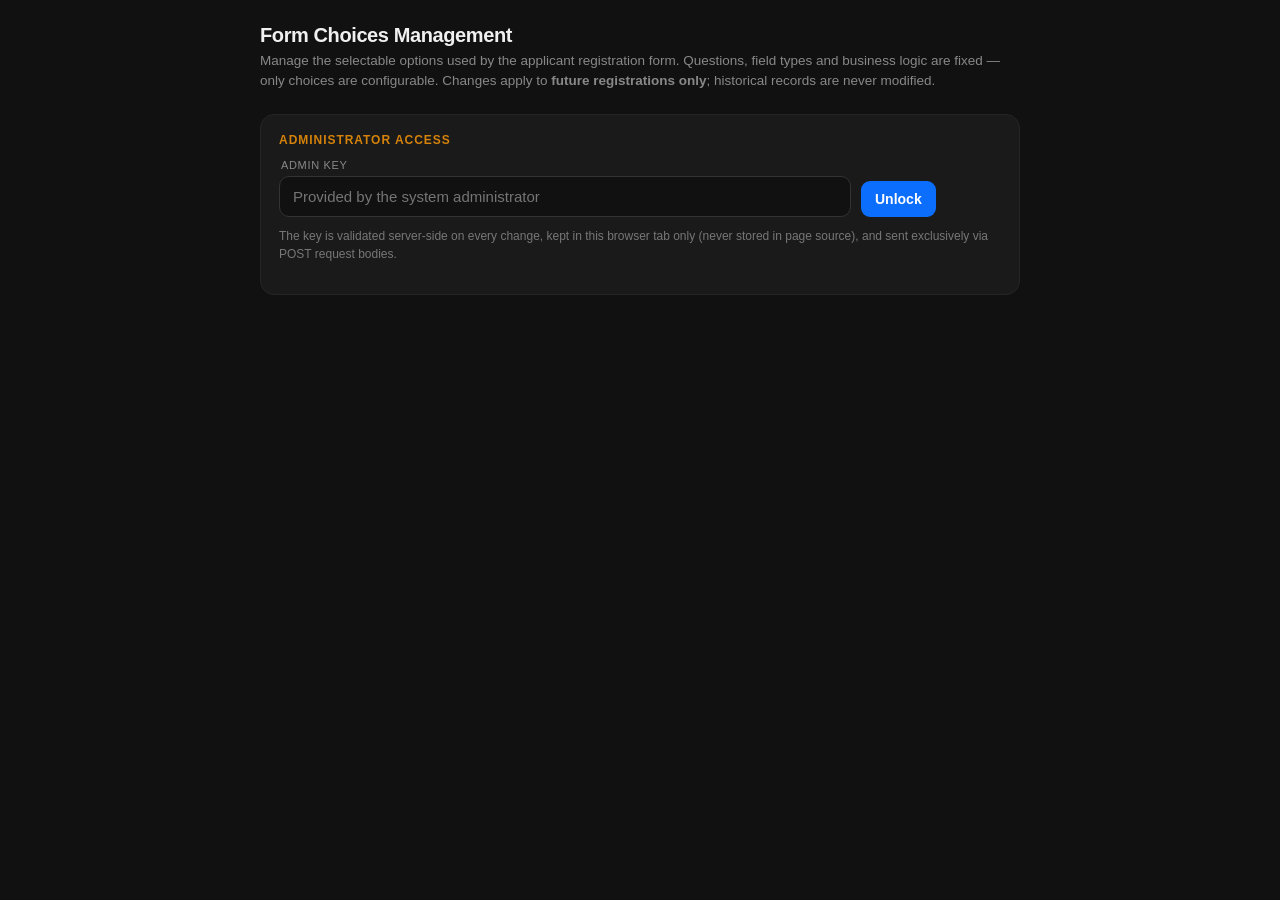
<file: admin/form-choices.html>
<!DOCTYPE html>
<html lang="en">
<head>
<meta charset="UTF-8">
<meta name="viewport" content="width=device-width, initial-scale=1">
<title>Job Fair 2026 — Form Choices Management</title>
<style>
  * { box-sizing: border-box; }
  body {
    font-family: 'Inter', Arial, sans-serif; margin: 0; padding: 24px 16px 60px;
    background: #111111; color: #f0f0f0;
  }
  .wrap { max-width: 760px; margin: 0 auto; }
  h1 { font-size: 20px; letter-spacing: -0.02em; margin: 0 0 4px; }
  .sub { color: #888888; font-size: 13.5px; margin: 0 0 22px; line-height: 1.5; }

  .card {
    background: #1a1a1a; border: 1px solid #252525; border-radius: 14px;
    padding: 18px; margin-bottom: 16px;
  }
  .card h2 {
    font-size: 12px; color: #d4820a; text-transform: uppercase;
    letter-spacing: 0.08em; font-weight: 600; margin: 0 0 12px;
  }
  label.fl {
    display: block; font-size: 11px; color: #888888; text-transform: uppercase;
    letter-spacing: 0.06em; margin: 0 0 5px 2px;
  }
  input[type="text"], input[type="password"], input[type="number"], select {
    width: 100%; font-family: inherit; font-size: 15px; padding: 11px 13px;
    background: #111111; border: 1px solid #333333; border-radius: 10px;
    color: #f0f0f0; outline: none;
  }
  input:focus, select:focus { border-color: #d4820a; }
  button {
    font-family: inherit; font-size: 14px; font-weight: 600; color: #ffffff;
    background: #0b6efd; border: none; border-radius: 9px; padding: 10px 14px;
    cursor: pointer;
  }
  button:hover { filter: brightness(1.1); }
  button:disabled { opacity: .5; cursor: wait; }
  button.ghost { background: #222222; color: #aaaaaa; border: 1px solid #333333; }
  button.warn { background: #7a5000; }
  button.small { font-size: 12px; padding: 6px 10px; }

  .row { display: flex; gap: 10px; align-items: flex-end; flex-wrap: wrap; }
  .row > div { flex: 1; min-width: 140px; }

  #statusMsg {
    display: none; margin: 0 0 16px; padding: 12px 14px; border-radius: 10px;
    font-size: 13.5px; line-height: 1.5;
  }
  #statusMsg.ok { display: block; background: #16211a; border: 1px solid #2ea44f; color: #9fdcb0; }
  #statusMsg.err { display: block; background: #2a1215; border: 1px solid #c0392b; color: #ff9f9f; }
  #statusMsg.info { display: block; background: #101c2c; border: 1px solid #1c3a5e; color: #a8c4e0; }

  .fieldTabs { display: flex; flex-wrap: wrap; gap: 8px; margin-bottom: 6px; }
  .fieldTab {
    font-size: 12.5px; padding: 8px 12px; border-radius: 8px; cursor: pointer;
    background: #222222; color: #cccccc; border: 1px solid #333333;
  }
  .fieldTab.active { background: #d4820a; color: #111111; border-color: #d4820a; font-weight: 600; }
  .fieldMeta { font-size: 12px; color: #777777; margin: 10px 2px 0; line-height: 1.5; }
  .badge {
    display: inline-block; font-size: 10px; font-weight: 700; letter-spacing: .05em;
    text-transform: uppercase; border-radius: 5px; padding: 2px 6px; margin-left: 6px;
  }
  .badge.locked { background: #3a1a1a; color: #e07b7b; border: 1px solid #7a3030; }
  .badge.protected { background: #2a2200; color: #e0b457; border: 1px solid #8a6d1a; }

  table.choices { width: 100%; border-collapse: collapse; font-size: 13.5px; }
  table.choices th {
    text-align: left; font-size: 10.5px; text-transform: uppercase; letter-spacing: .06em;
    color: #666666; padding: 6px 6px; border-bottom: 1px solid #252525;
  }
  table.choices td { padding: 9px 6px; border-bottom: 1px solid #202020; vertical-align: middle; }
  tr.inactive td { opacity: .45; }
  .valMono { font-family: monospace; font-size: 12px; color: #999999; word-break: break-all; }
  .actions { white-space: nowrap; }
  .actions button { margin-right: 4px; }

  .addGrid { display: grid; grid-template-columns: 2fr 2fr 90px auto auto; gap: 8px; align-items: end; }
  @media (max-width: 620px) { .addGrid { grid-template-columns: 1fr 1fr; } }

  .hintText { font-size: 12px; color: #777777; line-height: 1.55; margin-top: 10px; }
</style>
</head>
<body>
<div class="wrap">
  <h1>Form Choices Management</h1>
  <p class="sub">Manage the selectable options used by the applicant registration form. Questions, field types and business logic are fixed — only choices are configurable. Changes apply to <b>future registrations only</b>; historical records are never modified.</p>

  <div id="statusMsg" role="status" aria-live="polite"></div>

  <!-- Auth gate -->
  <div class="card" id="authCard">
    <h2>Administrator Access</h2>
    <div class="row">
      <div style="flex:3">
        <label class="fl" for="adminKey">Admin key</label>
        <input type="password" id="adminKey" autocomplete="off" placeholder="Provided by the system administrator">
      </div>
      <div style="flex:0"><button id="unlockBtn" onclick="unlock()">Unlock</button></div>
    </div>
    <p class="hintText">The key is validated server-side on every change, kept in this browser tab only (never stored in page source), and sent exclusively via POST request bodies.</p>
  </div>

  <!-- Manager -->
  <div id="managerApp" style="display:none">
    <div class="card">
      <h2>Registration Field</h2>
      <div class="fieldTabs" id="fieldTabs"></div>
      <p class="fieldMeta" id="fieldMeta"></p>
    </div>

    <div class="card">
      <h2>Choices</h2>
      <table class="choices" id="choicesTable">
        <thead><tr><th>Order</th><th>Display label</th><th>Value</th><th>Status</th><th class="actions">Actions</th></tr></thead>
        <tbody id="choicesBody"></tbody>
      </table>
    </div>

    <div class="card" id="addCard">
      <h2>Add Choice</h2>
      <div class="addGrid">
        <div><label class="fl" for="newLabel">Display label *</label><input type="text" id="newLabel" maxlength="120"></div>
        <div><label class="fl" for="newValue">Choice value (defaults to label)</label><input type="text" id="newValue" maxlength="120"></div>
        <div><label class="fl" for="newSort">Sort order</label><input type="number" id="newSort" placeholder="auto"></div>
        <div><button onclick="addChoice()">Add Choice</button></div>
        <div><label class="fl">&nbsp;</label><label style="font-size:12.5px;color:#aaa"><input type="checkbox" id="newActive" checked> Active</label></div>
      </div>
    </div>
  </div>
</div>

<script src="../api.js"></script>
<script>
(function () {
  var state = { unlocked: false, data: null, currentField: null };

  var $ = function (id) { return document.getElementById(id); };
  function esc(s) {
    var d = document.createElement('div');
    d.textContent = s == null ? '' : String(s);
    return d.innerHTML;
  }
  function setStatus(kind, msg) {
    var el = $('statusMsg');
    el.className = kind === '' ? '' : kind;
    el.textContent = msg;
    el.style.display = msg ? 'block' : 'none';
  }
  function getKey() { return sessionStorage.getItem('fc_admin_key') || ''; }
  function setKey(k) { sessionStorage.setItem('fc_admin_key', k); }

  /* ── Auth ── */
  window.unlock = function () {
    var k = $('adminKey').value.trim();
    if (!k) { setStatus('err', 'Enter the administrator key.'); return; }
    setKey(k);
    $('unlockBtn').disabled = true;
    REGISTRATION_API.adminFormChoice('list_form_choice', {}, k)
      .then(function (out) { proceed(out); })
      .catch(function (err) {
        $('unlockBtn').disabled = false;
        if (/not provisioned/i.test(err.message)) {
          setStatus('err', err.message + ' The owner must run generateFormChoicesAdminKey() once from the Apps Script editor.');
        } else {
          setStatus('err', err.message);
        }
      });
  };
  function proceed(listing) {
    state.unlocked = true;
    state.data = listing;
    state.currentField = Object.keys(listing.fields)[0] || null;
    $('adminKey').value = '';
    document.querySelector('#authCard').style.display = 'none';
    $('managerApp').style.display = 'block';
    renderFieldTabs();
    renderField();
    setStatus('', '');
  }

  /* ── Data ── */
  function loadData() {
    setStatus('info', 'Loading configuration…');
    REGISTRATION_API.adminFormChoice('list_form_choice', {}, getKey())
      .then(function (listing) {
        state.data = listing;
        if (!state.data.fields[state.currentField]) {
          state.currentField = Object.keys(state.data.fields)[0] || null;
        }
        renderFieldTabs();
        renderField();
        setStatus('', '');
      })
      .catch(function (err) {
        setStatus('err', err.message);
        if (/unauthorized|locked/i.test(err.message)) {
          state.unlocked = false;
          document.querySelector('#authCard').style.display = 'block';
          $('managerApp').style.display = 'none';
        }
      });
  }

  function renderFieldTabs() {
    var tabs = $('fieldTabs');
    tabs.innerHTML = '';
    Object.keys(state.data.fields).forEach(function (key) {
      var b = document.createElement('button');
      b.type = 'button';
      b.className = 'fieldTab' + (key === state.currentField ? ' active' : '');
      b.textContent = state.data.fields[key].label.replace(/:$/, '').replace(/\?$/, '');
      b.onclick = function () { state.currentField = key; renderFieldTabs(); renderField(); };
      tabs.appendChild(b);
    });
  }

  function renderField() {
    var meta = state.data.fields[state.currentField];
    var rows = managementRows(state.currentField);

    $('fieldMeta').innerHTML =
      esc(meta.label) +
      (meta.locked ? '<span class="badge locked">Locked · application logic</span>' : '') +
      (meta.protectedValues && meta.protectedValues.length ? '<span class="badge protected">Protected values: ' + esc(meta.protectedValues.join(', ')) + '</span>' : '');

    var body = $('choicesBody');
    body.innerHTML = '';
    var rows = managementRows(state.currentField);

    rows.forEach(function (row, i) {
      var tr = document.createElement('tr');
      if (!row.active) tr.className = 'inactive';
      var prot = (meta.protectedValues || []).indexOf(row.value) !== -1;

      var td1 = document.createElement('td'); td1.textContent = (i + 1);
      var td2 = document.createElement('td');
      td2.innerHTML = '<b>' + esc(row.label) + '</b>' + (prot ? '<span class="badge protected">Protected</span>' : '');
      var td3 = document.createElement('td'); td3.innerHTML = '<span class="valMono">' + esc(row.value) + '</span>';
      var td4 = document.createElement('td'); td4.textContent = row.active ? 'Active' : 'Inactive';
      var td5 = document.createElement('td'); td5.className = 'actions';

      if (!meta.locked) {
        td5.appendChild(btn('Edit', 'ghost small', function () { editChoice(row); }));
        if (!(prot && row.active)) {
          td5.appendChild(btn(row.active ? 'Deactivate' : 'Activate', row.active ? 'warn small' : 'small', function () { toggleChoice(row); }));
        }
        td5.appendChild(btn('↑', 'ghost small', function () { move(row, 'up'); }));
        td5.appendChild(btn('↓', 'ghost small', function () { move(row, 'down'); }));
      } else {
        var note = document.createElement('span');
        note.style.cssText = 'font-size:11px;color:#666';
        note.textContent = 'view only';
        td5.appendChild(note);
      }

      tr.appendChild(td1); tr.appendChild(td2); tr.appendChild(td3); tr.appendChild(td4); tr.appendChild(td5);
      body.appendChild(tr);
    });

    if (!rows.length) {
      var tr = document.createElement('tr');
      var td = document.createElement('td');
      td.colSpan = 5; td.style.cssText = 'color:#666;padding:16px;text-align:center';
      td.textContent = 'No choices configured.';
      tr.appendChild(td); body.appendChild(tr);
    }

    $('addCard').style.display = meta.locked ? 'none' : 'block';
  }

  function btn(text, cls, onclick) {
    var b = document.createElement('button');
    b.type = 'button'; b.textContent = text; b.className = cls;
    b.onclick = function () { onclick(); };
    return b;
  }

  // Management view: ALL rows for the field, from the authenticated listing.
  function managementRows(fieldKey) {
    return ((state.data.allChoices || {})[fieldKey] || []).slice();
  }

  /* ── Operations ── */
  function run(op, payload, doneMsg) {
    REGISTRATION_API.adminFormChoice(op, payload, getKey())
      .then(function (out) { setStatus('ok', out.message || doneMsg || 'Done.'); loadData(); })
      .catch(function (err) { setStatus('err', err.message); });
  }

  window.addChoice = function () {
    var label = $('newLabel').value.trim();
    if (!label) { setStatus('err', 'Display label is required.'); return; }
    run('add_form_choice', {
      fieldKey: state.currentField,
      displayLabel: label,
      choiceValue: $('newValue').value.trim(),
      sortOrder: $('newSort').value,
      active: $('newActive').checked
    }, 'Choice added.');
    $('newLabel').value = ''; $('newValue').value = ''; $('newSort').value = '';
    $('newActive').checked = true;
  };

  function editChoice(row) {
    var label = prompt('Display label:', row.label);
    if (label === null) return;
    label = label.trim();
    if (!label) { setStatus('err', 'Display label is required.'); return; }
    var value = prompt('Choice value (must stay unique for this field):\n\nChanging the VALUE of an existing choice does NOT update past submissions.', row.value);
    if (value === null) return;
    value = value.trim();
    var sortRaw = prompt('Sort order (number):', String(row.sort));
    if (sortRaw === null) return;
    var payload = {
      choiceId: row.id,
      displayLabel: label,
      choiceValue: value,
      sortOrder: sortRaw,
      active: row.active,
      confirmValueChange: value !== row.value
    };
    run('update_form_choice', payload, 'Choice updated.');
  }

  function toggleChoice(row) {
    run('toggle_form_choice', { choiceId: row.id }, 'Saved.');
  }

  function move(row, direction) {
    run('reorder_form_choice', { choiceId: row.id, direction: direction }, 'Moved.');
  }
})();
</script>
</body>
</html>
</file>
<file: design-system.css>
/* ====================================================================
 * JOB FAIR DIGITAL SYSTEM — Shared Design System
 * --------------------------------------------------------------------
 * One system, three operational interfaces:
 *   REGISTER (blue) · TICKET (orange) · SCAN (yellow)
 *
 * Why a shared file? The three pages must visibly belong to one product.
 * Extracting the tokens + primitives here guarantees identical typography,
 * spacing, controls, focus treatment and accessible behaviour across all
 * three, while each page only overrides the --accent* variables.
 *
 * All class names referenced by the existing JavaScript are preserved.
 * ==================================================================== */

/* ---------- Design tokens ---------- */
:root {
  /* Shared neutrals — warm editorial paper, near-black ink */
  --ink: #14151A;
  --ink-soft: #565A66;
  --ink-faint: #8A8F9C;
  --paper: #FBFAF7;
  --surface: #FFFFFF;
  --surface-2: #F3F1EB;
  --line: #E6E3DB;
  --line-strong: #C9C5BA;

  /* Accent — overridden per page (blue / orange / yellow) */
  --accent: #1A56DB;
  --accent-dark: #143FA0;
  --accent-soft: #EAEFFB;
  --accent-contrast: #FFFFFF;

  /* Functional status (shared, never the accent) */
  --ok: #1F7A45;
  --ok-soft: #E5F1EA;
  --warn: #9A5B00;
  --warn-soft: #FBEFDD;
  --danger: #B4231C;
  --danger-soft: #FBEAE8;

  /* Typography */
  --font-display: 'Space Grotesk', 'Inter', system-ui, -apple-system, sans-serif;
  --font-body: 'Inter', system-ui, -apple-system, 'Segoe UI', sans-serif;

  /* Spacing scale (mobile-first) */
  --s-1: 4px;  --s-2: 8px;  --s-3: 12px; --s-4: 16px;
  --s-5: 24px; --s-6: 32px; --s-7: 48px; --s-8: 64px;

  /* Geometry — restrained, editorial */
  --r-sm: 8px;
  --r-md: 12px;
  --r-lg: 16px;

  /* Restrained elevation */
  --shadow-sm: 0 1px 2px rgba(20,21,26,.05), 0 1px 3px rgba(20,21,26,.05);
  --shadow-md: 0 2px 8px rgba(20,21,26,.05), 0 10px 28px rgba(20,21,26,.05);

  --maxw: 460px;
  --tap: 44px;
}

/* ---------- Reset / base ---------- */
* { box-sizing: border-box; }
html { -webkit-text-size-adjust: 100%; }
body {
  font-family: var(--font-body);
  font-size: 16px;
  line-height: 1.55;
  color: var(--ink);
  background: var(--paper);
  margin: 0;
  padding: 0;
  -webkit-font-smoothing: antialiased;
  text-rendering: optimizeLegibility;
}
h1, h2, h3, h4 { font-family: var(--font-display); font-weight: 700; letter-spacing: -0.02em; margin: 0; }
p { margin: 0; }
img { max-width: 100%; }

/* Accessible focus — uses the page accent */
:focus { outline: none; }
:focus-visible {
  outline: 3px solid var(--accent);
  outline-offset: 2px;
  border-radius: var(--r-sm);
}
.inp:focus-visible, .hotsInput:focus-visible, .hotsSelect:focus-visible,
#searchInput:focus-visible, #email:focus-visible {
  outline: none;
  border-color: var(--accent);
  box-shadow: 0 0 0 3px var(--accent-soft);
}

/* ---------- Brand bar (shared identity) ---------- */
.brandbar {
  display: flex; align-items: center; gap: 12px;
  max-width: var(--maxw); margin: 0 auto;
  padding: var(--s-4) var(--s-4) var(--s-3);
  width: 100%;
}
.brandbar__mark {
  width: 30px; height: 30px; flex-shrink: 0;
  border-radius: 7px; background: var(--accent);
  display: grid; place-items: center;
  box-shadow: var(--shadow-sm);
}
.brandbar__mark svg { display: block; }
.brandbar__text { display: flex; flex-direction: column; line-height: 1.05; }
.brandbar__title {
  font-family: var(--font-display); font-weight: 700; font-size: 14px;
  letter-spacing: 0.04em; text-transform: uppercase; color: var(--ink);
}
.brandbar__sub {
  font-size: 10.5px; letter-spacing: 0.16em; text-transform: uppercase;
  color: var(--ink-faint); font-weight: 600;
}

/* ---------- Layout container ---------- */
.shell {
  max-width: var(--maxw); margin: 0 auto;
  padding: 0 var(--s-4) var(--s-7);
  width: 100%;
}

/* ---------- Buttons ---------- */
.btn {
  font-family: var(--font-body); font-size: 15px; font-weight: 600;
  letter-spacing: -0.01em; line-height: 1;
  padding: 15px 18px; min-height: var(--tap);
  border: 1px solid transparent; border-radius: var(--r-md);
  cursor: pointer; display: inline-flex; align-items: center;
  justify-content: center; gap: 9px;
  transition: background .15s ease, filter .15s ease, transform .08s ease, border-color .15s ease;
  text-decoration: none;
}
.btn:hover { filter: brightness(1.04); }
.btn:active { transform: scale(.985); }
.btn[disabled] { opacity: .55; cursor: wait; }
.btn--primary { background: var(--accent); color: var(--accent-contrast); }
.btn--primary:hover { background: var(--accent-dark); filter: none; }
.btn--ghost {
  background: var(--surface); color: var(--ink);
  border-color: var(--line-strong);
}
.btn--ghost:hover { background: var(--surface-2); filter: none; }
.btn--block { width: 100%; }
.btn--lg { padding: 17px 20px; font-size: 16px; }

/* ---------- Form fields ---------- */
.field { margin-bottom: var(--s-4); }
.field:last-child { margin-bottom: 0; }

.fieldLabel, .field__label {
  display: block; text-align: left; font-size: 12px; font-weight: 600;
  color: var(--ink-soft); text-transform: uppercase; letter-spacing: 0.06em;
  margin: 0 0 6px 2px;
}
/* Required: accent asterisk + we also surface a "Required" word via .req-note */
.fieldLabel.req::after,
.field__label.req::after { content: " *"; color: var(--accent); font-weight: 700; }

.inp {
  width: 100%; font-family: var(--font-body); font-size: 16px;
  padding: 13px 14px; background: var(--surface);
  border: 1px solid var(--line-strong); border-radius: var(--r-md);
  color: var(--ink); outline: none;
  transition: border-color .15s ease, box-shadow .15s ease;
  appearance: none; -webkit-appearance: none;
}
.inp::placeholder { color: var(--ink-faint); }
.inp:focus { border-color: var(--accent); box-shadow: 0 0 0 3px var(--accent-soft); }
textarea.inp { resize: vertical; min-height: 92px; line-height: 1.5; }
input[type="date"].inp { min-height: 50px; }
input[type="file"].inp { padding: 10px; cursor: pointer; font-size: 14px; }
.inp.invalid, .optGroup.invalid, .optgroup.invalid { border-color: var(--danger) !important; }
.inp.invalid { box-shadow: 0 0 0 3px var(--danger-soft); }

select.inp {
  background-image: url("data:image/svg+xml;charset=UTF-8,%3Csvg xmlns='http://www.w3.org/2000/svg' width='12' height='8'%3E%3Cpath d='M1 1l5 5 5-5' stroke='%238A8F9C' stroke-width='2' fill='none'/%3E%3C/svg%3E");
  background-repeat: no-repeat; background-position: right 14px center;
  padding-right: 38px; cursor: pointer;
}

.fieldError {
  display: none; color: var(--danger); font-size: 13px;
  margin-top: 6px; margin-left: 2px; font-weight: 500;
}

/* Option groups — radio / checkbox rows */
.optGroup, .optgroup {
  border: 1px solid var(--line-strong); border-radius: var(--r-md);
  overflow: hidden; background: var(--surface);
}
.optRow {
  display: flex; align-items: center; gap: 11px; padding: 13px 14px;
  font-size: 15px; cursor: pointer; border-bottom: 1px solid var(--line);
  color: var(--ink);
}
.optRow:last-child { border-bottom: none; }
.optRow:hover { background: var(--surface-2); }
.optRow input { width: 19px; height: 19px; accent-color: var(--accent); flex-shrink: 0; cursor: pointer; }

/* Recommended badge — visually distinct from required asterisk */
.recBadge {
  display: inline-block; font-size: 10px; font-weight: 700;
  color: var(--accent-dark); background: var(--accent-soft);
  border: 1px solid var(--accent); border-radius: 999px;
  padding: 2px 8px; margin-left: 8px; text-transform: uppercase;
  letter-spacing: 0.06em; vertical-align: middle; visibility: hidden;
}
.recBadge.on { visibility: visible; }

.condBlock { display: none; margin-top: 2px; }
.condBlock.on { display: block; animation: jfFade .2s ease; }

.req-note { font-size: 11px; color: var(--ink-faint); margin: 2px 0 0 2px; letter-spacing: .02em; }

/* Informational boxes */
.hintBox {
  background: var(--accent-soft); border: 1px solid color-mix(in srgb, var(--accent) 30%, var(--line));
  border-radius: var(--r-md); padding: 13px 15px; font-size: 13.5px;
  color: var(--ink); line-height: 1.6; margin-bottom: var(--s-4); text-align: left;
}
.warnBox {
  background: var(--warn-soft); border: 1px solid color-mix(in srgb, var(--warn) 35%, var(--line));
  border-radius: var(--r-md); padding: 13px 15px; font-size: 13.5px;
  color: var(--ink); line-height: 1.6; margin-bottom: var(--s-4); text-align: left;
}

/* File chip */
.fileChip {
  display: none; align-items: center; justify-content: space-between; gap: 10px;
  background: var(--ok-soft); border: 1px solid color-mix(in srgb, var(--ok) 40%, var(--line));
  border-radius: var(--r-md); padding: 10px 12px; font-size: 13px;
  margin-top: 8px; word-break: break-all; color: var(--ink);
}
.fileChip.on { display: flex; }
.fileChip button {
  flex-shrink: 0; background: var(--surface); color: var(--ink-soft);
  border: 1px solid var(--line-strong); border-radius: var(--r-sm);
  padding: 6px 11px; font-family: inherit; font-size: 12px; cursor: pointer;
}

/* ---------- Cards / panels ---------- */
.card {
  background: var(--surface); border: 1px solid var(--line);
  border-radius: var(--r-lg); padding: var(--s-5) var(--s-4);
  margin-bottom: var(--s-4); text-align: left; box-shadow: var(--shadow-sm);
}
.sectionTitle {
  font-family: var(--font-display); font-size: 13px; font-weight: 700;
  color: var(--accent-dark); text-transform: uppercase; letter-spacing: 0.08em;
  margin: 0 0 4px;
}
.sectionHint { font-size: 14px; color: var(--ink-soft); line-height: 1.55; margin: 0 0 var(--s-4); }

/* ---------- Banner (error) ---------- */
.banner {
  display: none; background: var(--danger-soft); border: 1px solid color-mix(in srgb, var(--danger) 40%, var(--line));
  border-radius: var(--r-md); padding: 13px 15px; font-size: 14px; line-height: 1.5;
  margin-bottom: var(--s-4); text-align: left; color: var(--ink);
}
.banner.on { display: block; }

/* ---------- Review list ---------- */
.reviewRow {
  display: flex; justify-content: space-between; gap: 14px; align-items: baseline;
  padding: 12px 0; border-bottom: 1px solid var(--line); font-size: 14px;
}
.reviewRow:last-child { border-bottom: none; }
.reviewLabel {
  color: var(--ink-soft); font-size: 11.5px; text-transform: uppercase;
  letter-spacing: 0.04em; flex-shrink: 0; max-width: 46%; line-height: 1.4;
}
.reviewValue { text-align: right; word-break: break-word; color: var(--ink); }
.reviewEmpty { color: var(--ink-faint); }
.editLink {
  background: none; border: none; color: var(--accent); font-family: inherit;
  font-size: 12.5px; font-weight: 600; cursor: pointer; padding: 0 0 0 10px;
  text-decoration: none; white-space: nowrap;
}
.editLink:hover { text-decoration: underline; }

/* ---------- Success / duplicate panels ---------- */
.successPanel, #successPanel, #dupPanel { display: none; text-align: center; }
#successPanel.on, #dupPanel.on { display: block; }
.successIcon {
  width: 64px; height: 64px; margin: 4px auto 12px; display: grid; place-items: center;
  border-radius: 50%; background: var(--ok-soft); color: var(--ok);
}
.successIcon.dupIcon { background: var(--warn-soft); color: var(--warn); }
.successTitle { font-size: 23px; font-weight: 700; letter-spacing: -0.02em; margin: 0 0 6px; }
.successSub { color: var(--ink-soft); font-size: 14.5px; margin: 0 0 var(--s-5); }
.refBox {
  background: var(--accent-soft); border: 1px solid color-mix(in srgb, var(--accent) 35%, var(--line));
  border-radius: var(--r-lg); padding: 18px 16px; margin-bottom: var(--s-4);
}
.refBoxLabel { font-size: 11px; text-transform: uppercase; letter-spacing: 0.12em; color: var(--accent-dark); margin-bottom: 8px; font-weight: 700; }
.refBoxValue { font-family: 'Space Grotesk', monospace; font-size: 22px; font-weight: 700; color: var(--ink); word-break: break-all; letter-spacing: 0.01em; }
.uidLine { font-family: monospace; font-size: 12px; color: var(--ink-faint); word-break: break-all; margin: 0 0 var(--s-4); }
.infoCard {
  background: var(--surface); border: 1px solid var(--line); border-radius: var(--r-lg);
  padding: 16px; text-align: left; font-size: 14px; line-height: 1.65; color: var(--ink-soft); margin-bottom: var(--s-4);
}
.infoCard b { color: var(--ink); }
.emailNote { font-size: 13.5px; color: var(--accent-dark); line-height: 1.5; margin: 0 0 var(--s-4); }
.againBtn {
  width: 100%; padding: 15px; font-size: 15px; font-weight: 600; color: var(--accent-contrast);
  background: var(--accent); border: none; border-radius: var(--r-md); cursor: pointer; font-family: inherit;
}
.againBtn:hover { background: var(--accent-dark); }

/* ---------- Progress bar (compact / mobile) ---------- */
.progressWrap {
  max-width: var(--maxw); margin: 0 auto var(--s-5); height: 5px;
  background: var(--surface-2); border-radius: 999px; overflow: hidden;
}
.progressBar { height: 100%; width: 9%; background: var(--accent); border-radius: 999px; transition: width .25s ease; }

/* ---------- Step indicator (mobile compact) ---------- */
.stepIndicator {
  max-width: var(--maxw); margin: 0 auto var(--s-4);
  display: flex; align-items: baseline; gap: 8px;
}
.stepIndicator__count {
  font-family: var(--font-display); font-weight: 700; font-size: 13px;
  letter-spacing: 0.06em; color: var(--ink); text-transform: uppercase;
}
.stepIndicator__title { font-size: 13px; color: var(--ink-soft); font-weight: 500; }

/* ---------- Motion ---------- */
@keyframes jfFade { from { opacity: 0; transform: translateY(6px); } to { opacity: 1; transform: none; } }
.step { display: none; }
.step.active { display: block; animation: jfFade .22s ease; }

@media (prefers-reduced-motion: reduce) {
  * { animation: none !important; transition: none !important; scroll-behavior: auto !important; }
}

/* ---------- Tablet / desktop ---------- */
@media (min-width: 768px) {
  :root { --maxw: 560px; }
  body { font-size: 16.5px; }
  .card { padding: var(--s-6) var(--s-5); }
  .brandbar { padding: var(--s-6) var(--s-5) var(--s-4); }
  .shell { padding: 0 var(--s-5) var(--s-8); }
}
@media (min-width: 1024px) {
  :root { --maxw: 620px; }
}
</file>
